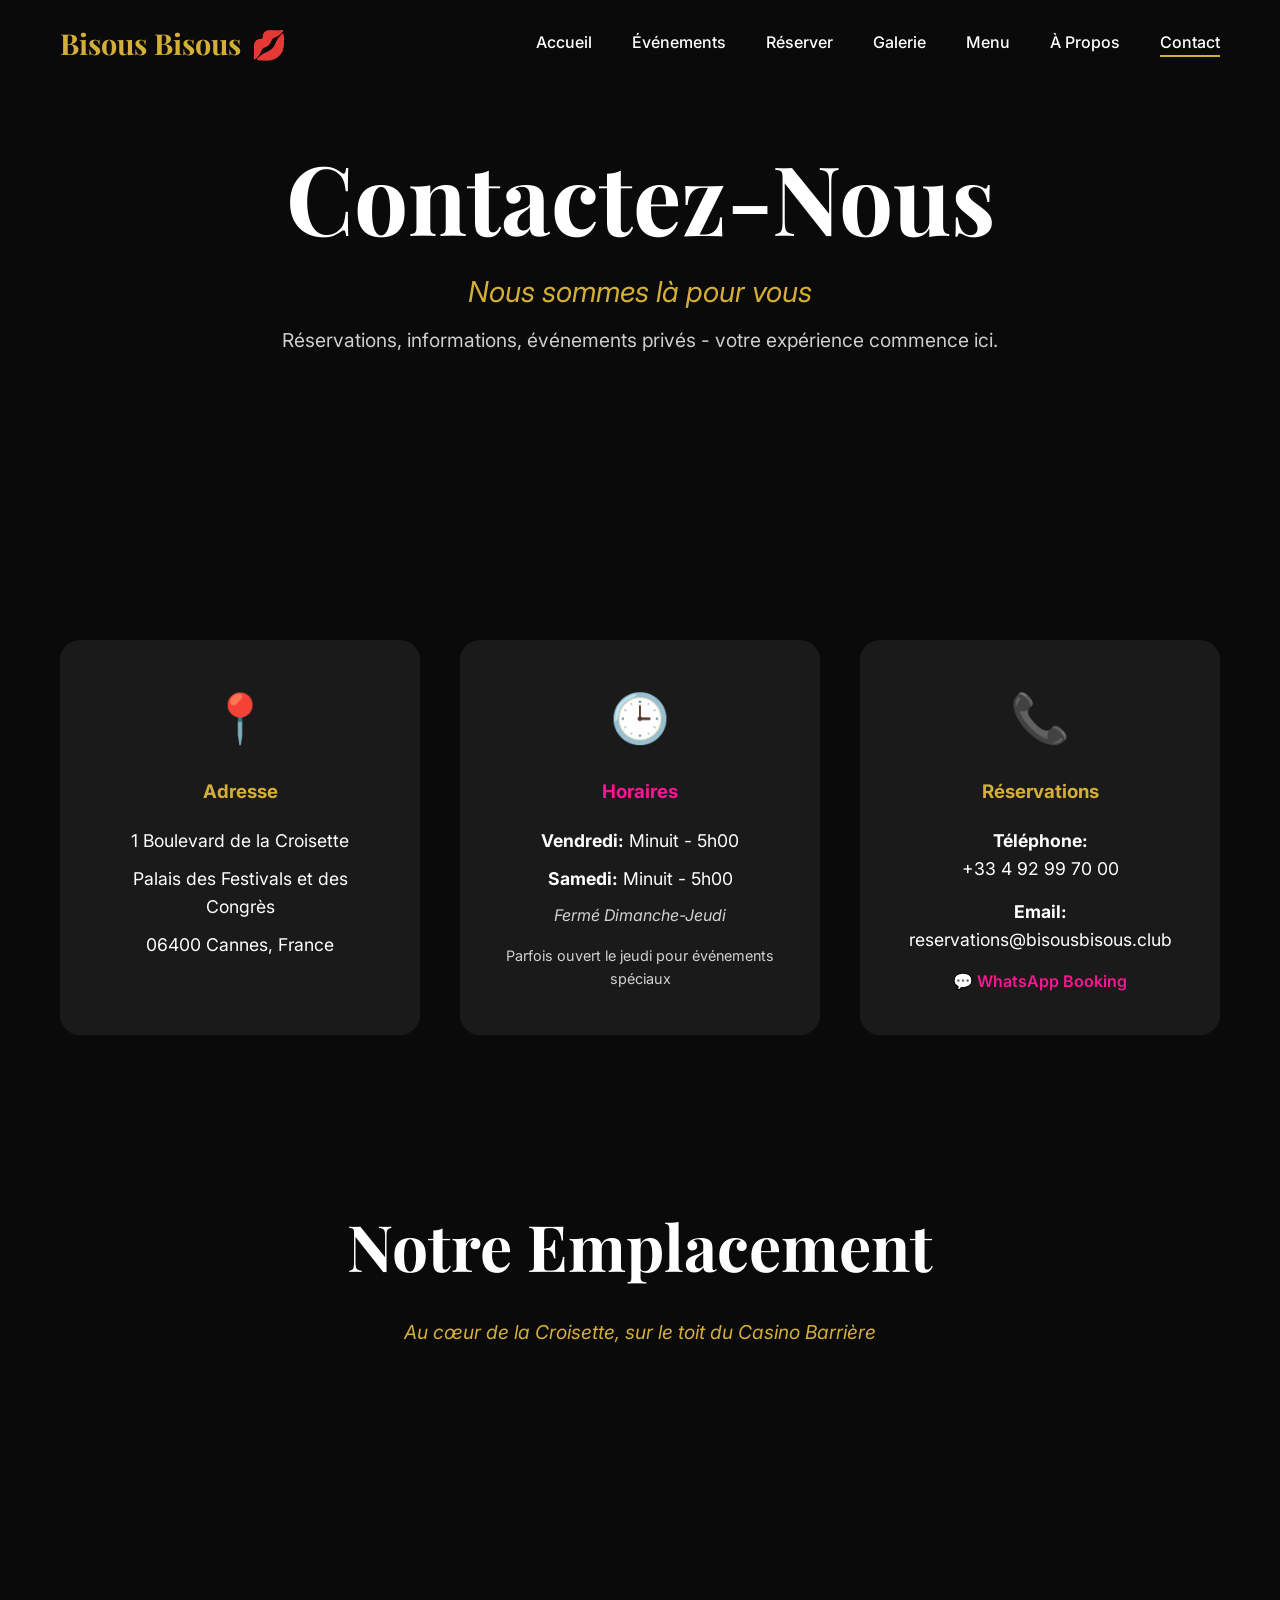
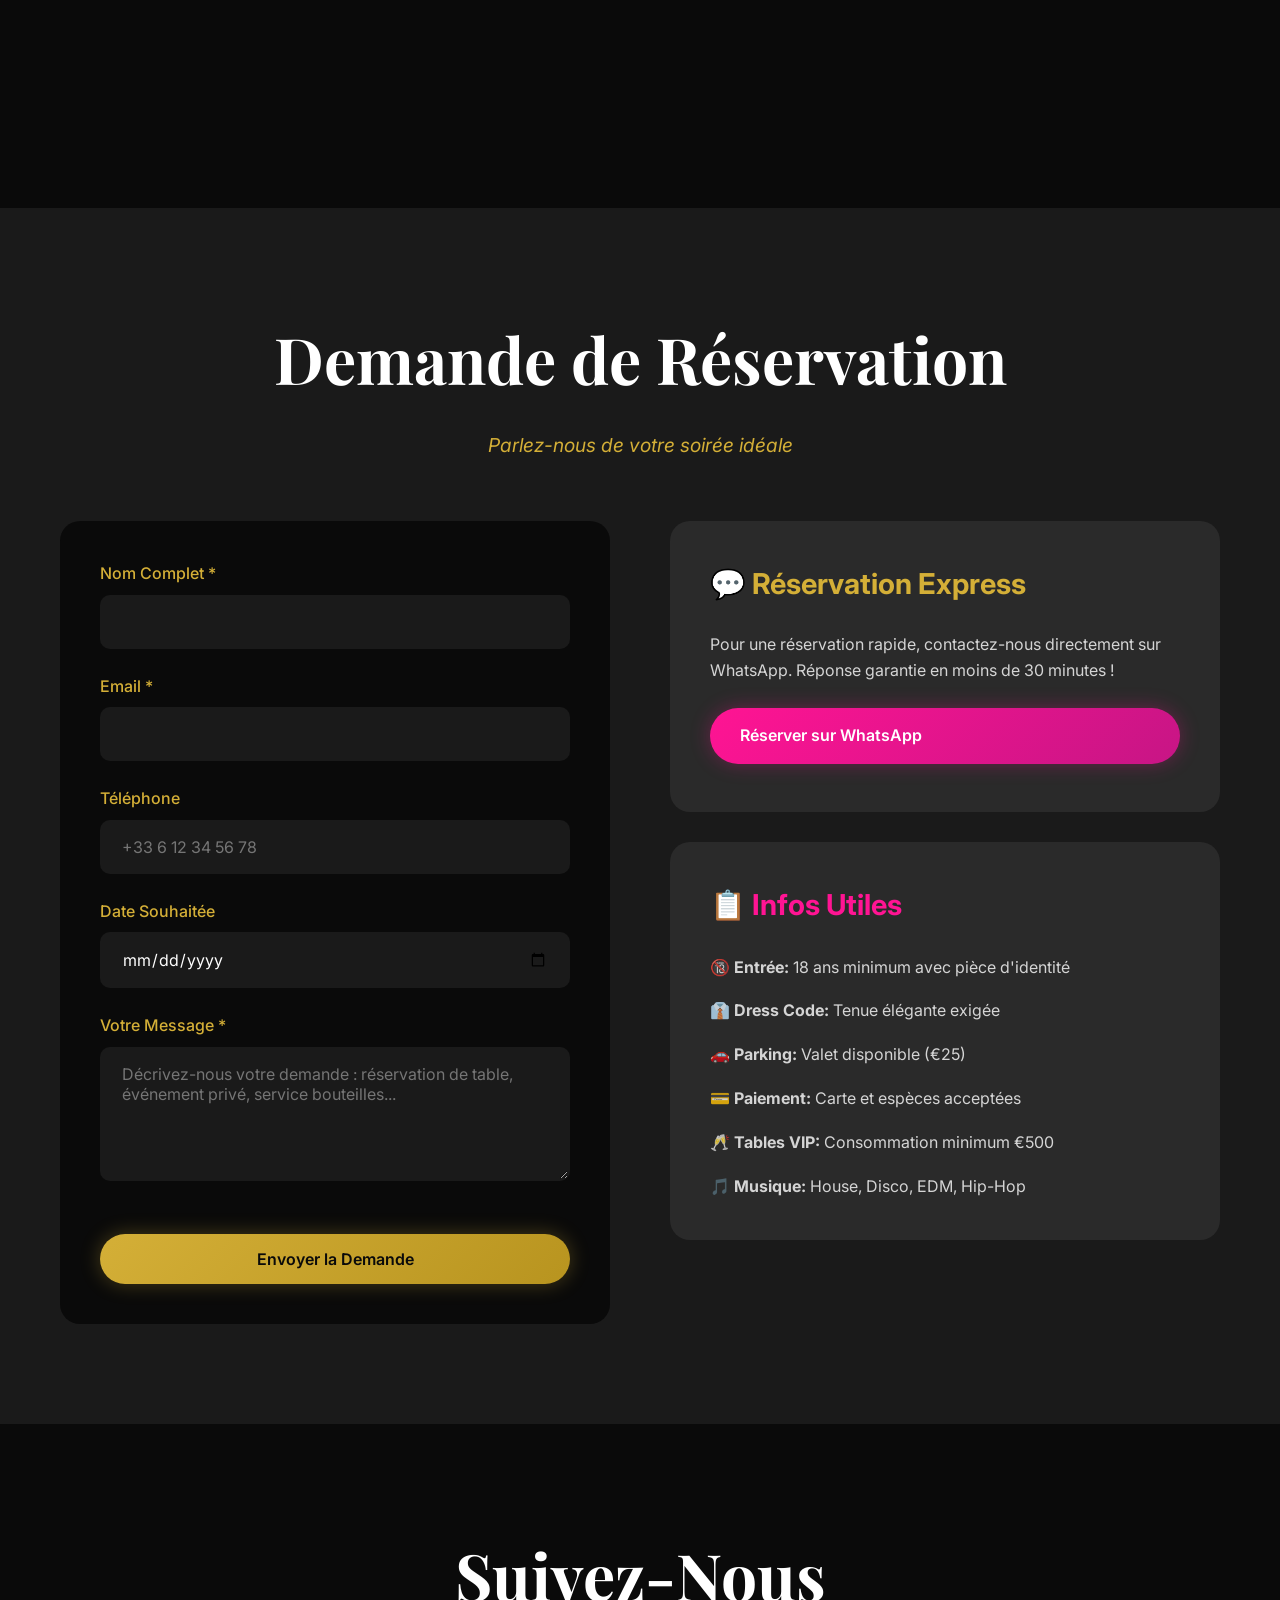
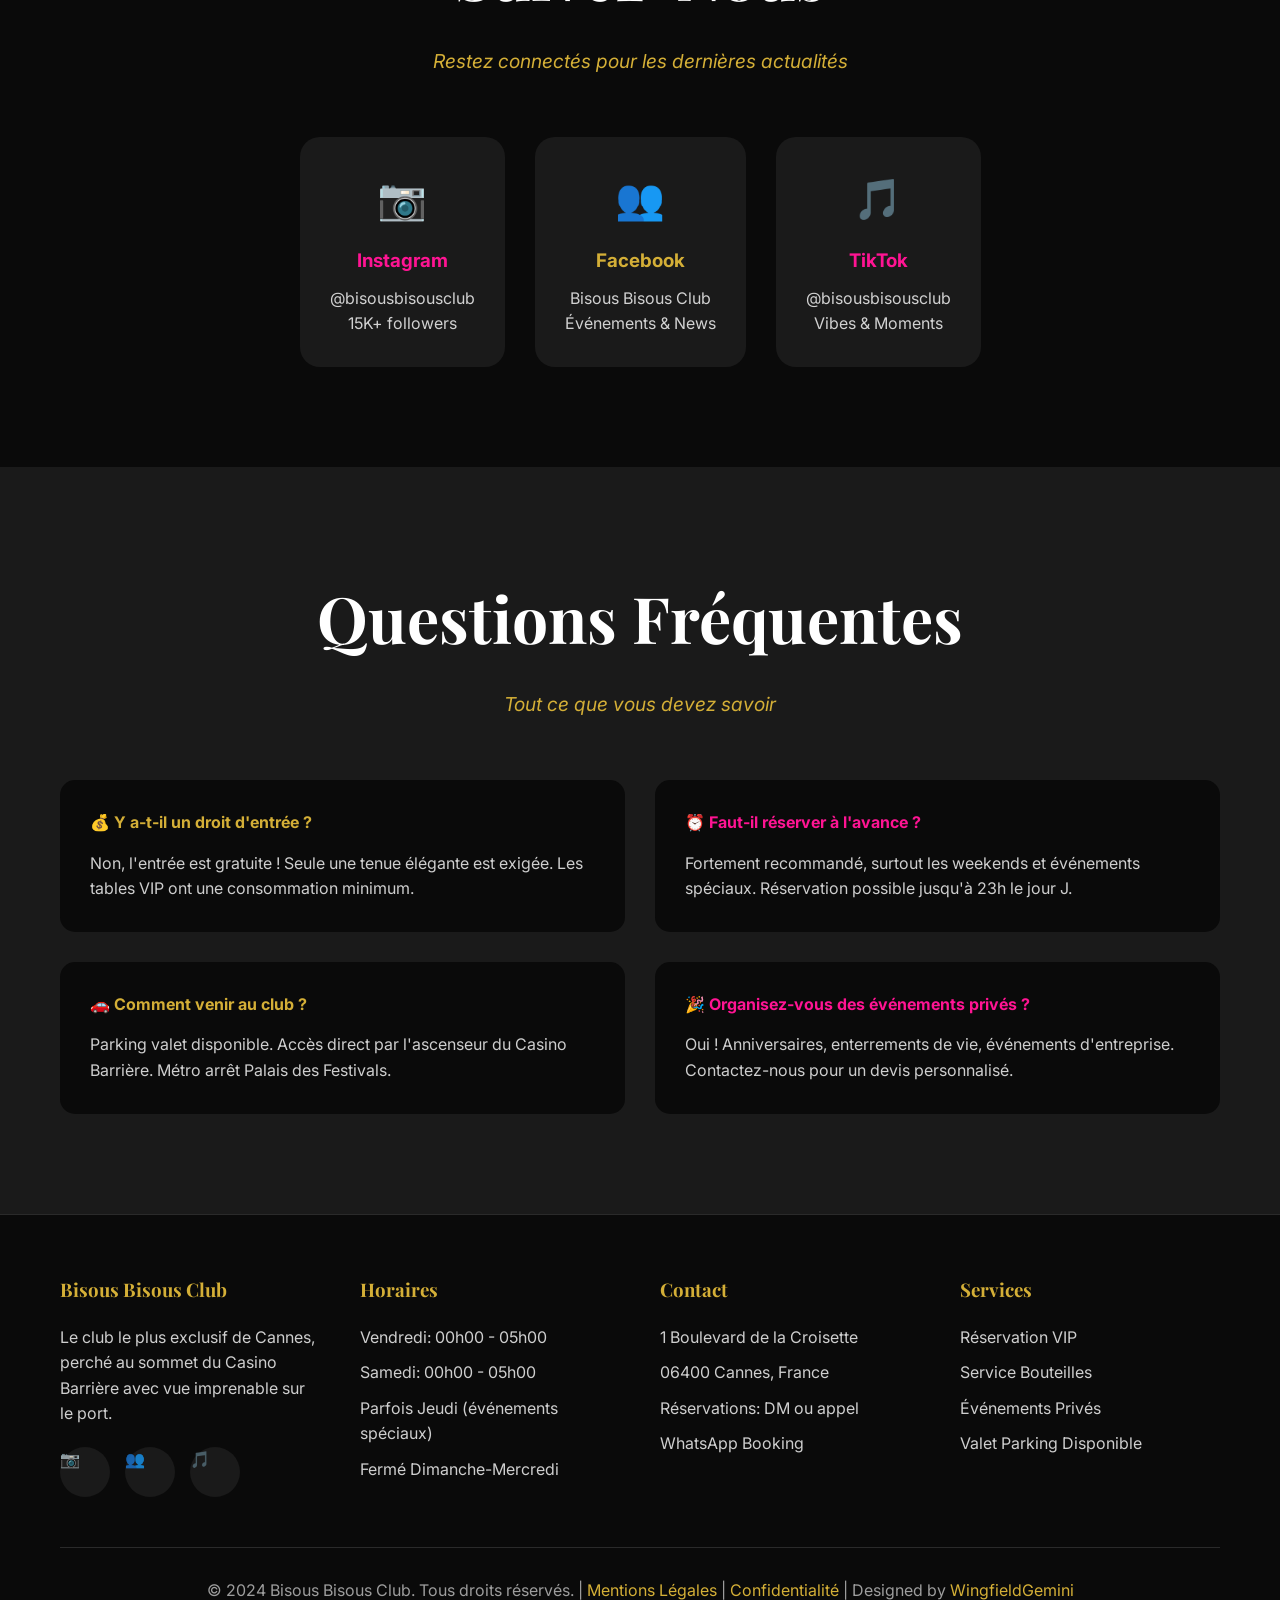
<file: contact.html>
<!DOCTYPE html>
<html lang="fr">
<head>
    <meta charset="UTF-8">
    <meta name="viewport" content="width=device-width, initial-scale=1.0">
    <title>Contact - Bisous Bisous Club Cannes | Réservations & Informations</title>
    
    <!-- Meta Tags -->
    <meta name="description" content="Contactez le Bisous Bisous Club à Cannes. Réservations, informations, adresse Palais des Festivals. WhatsApp, email et téléphone disponibles.">
    <meta name="keywords" content="contact bisous bisous, réservation cannes, palais des festivals, croisette contact, nightclub cannes contact">
    
    <!-- Favicon -->
    <link rel="icon" type="image/svg+xml" href="data:image/svg+xml,<svg xmlns='http://www.w3.org/2000/svg' viewBox='0 0 100 100'><text y='.9em' font-size='90'>💋</text></svg>">
    
    <!-- Stylesheets -->
    <link rel="stylesheet" href="styles.css">
</head>
<body>
    <!-- Loading Screen -->
    <div class="loading-screen">
        <div class="loading-logo">Contactez-Nous</div>
    </div>
    
    <!-- Navigation -->
    <nav class="navbar">
        <div class="nav-container">
            <a href="index.html" class="logo">Bisous Bisous</a>
            <ul class="nav-menu">
                <li><a href="index.html" class="nav-link">Accueil</a></li>
                <li><a href="events.html" class="nav-link">Événements</a></li>
                <li><a href="booking.html" class="nav-link">Réserver</a></li>
                <li><a href="gallery.html" class="nav-link">Galerie</a></li>
                <li><a href="menu.html" class="nav-link">Menu</a></li>
                <li><a href="about.html" class="nav-link">À Propos</a></li>
                <li><a href="contact.html" class="nav-link active">Contact</a></li>
            </ul>
            <button class="nav-toggle">
                <span></span>
                <span></span>
                <span></span>
            </button>
        </div>
    </nav>
    
    <!-- Hero Section -->
    <section class="hero" style="height: 60vh; background: linear-gradient(rgba(10, 10, 10, 0.7), rgba(10, 10, 10, 0.7)), url('https://images.unsplash.com/photo-1528495612343-9ca9f4a4de28?w=1920&h=1080&fit=crop') center/cover;">
        <div class="hero-content">
            <h1 class="hero-title">Contactez-Nous</h1>
            <p class="hero-subtitle">Nous sommes là pour vous</p>
            <p class="hero-description">Réservations, informations, événements privés - votre expérience commence ici.</p>
        </div>
    </section>
    
    <!-- Contact Information -->
    <section class="section">
        <div class="container">
            <div style="display: grid; grid-template-columns: repeat(auto-fit, minmax(300px, 1fr)); gap: 40px; margin-bottom: 60px;">
                <div class="fade-in" style="background: var(--gray); padding: 40px; border-radius: 20px; text-align: center;">
                    <div style="font-size: 3rem; margin-bottom: 20px; color: var(--gold);">📍</div>
                    <h3 style="color: var(--gold); margin-bottom: 20px;">Adresse</h3>
                    <p style="color: var(--white); font-size: 1.1rem; margin-bottom: 10px;">1 Boulevard de la Croisette</p>
                    <p style="color: var(--white); font-size: 1.1rem; margin-bottom: 10px;">Palais des Festivals et des Congrès</p>
                    <p style="color: var(--white); font-size: 1.1rem;">06400 Cannes, France</p>
                </div>
                
                <div class="fade-in" style="background: var(--gray); padding: 40px; border-radius: 20px; text-align: center;">
                    <div style="font-size: 3rem; margin-bottom: 20px; color: var(--pink);">🕒</div>
                    <h3 style="color: var(--pink); margin-bottom: 20px;">Horaires</h3>
                    <p style="color: var(--white); font-size: 1.1rem; margin-bottom: 10px;"><strong>Vendredi:</strong> Minuit - 5h00</p>
                    <p style="color: var(--white); font-size: 1.1rem; margin-bottom: 10px;"><strong>Samedi:</strong> Minuit - 5h00</p>
                    <p style="color: var(--text-light); font-style: italic;">Fermé Dimanche-Jeudi</p>
                    <p style="color: var(--text-light); font-size: 0.9rem; margin-top: 15px;">Parfois ouvert le jeudi pour événements spéciaux</p>
                </div>
                
                <div class="fade-in" style="background: var(--gray); padding: 40px; border-radius: 20px; text-align: center;">
                    <div style="font-size: 3rem; margin-bottom: 20px; color: var(--gold);">📞</div>
                    <h3 style="color: var(--gold); margin-bottom: 20px;">Réservations</h3>
                    <p style="color: var(--white); font-size: 1.1rem; margin-bottom: 15px;">
                        <strong>Téléphone:</strong><br>
                        +33 4 92 99 70 00
                    </p>
                    <p style="color: var(--white); font-size: 1.1rem; margin-bottom: 15px;">
                        <strong>Email:</strong><br>
                        reservations@bisousbisous.club
                    </p>
                    <a href="#" onclick="openWhatsApp()" style="color: var(--pink); text-decoration: none; font-weight: 600;">
                        💬 WhatsApp Booking
                    </a>
                </div>
            </div>
        </div>
    </section>
    
    <!-- Google Maps -->
    <section class="section" style="padding: 0;">
        <div class="container" style="padding: 0;">
            <div style="text-align: center; margin-bottom: 40px; padding: 0 20px;">
                <h2 class="section-title fade-in">Notre Emplacement</h2>
                <p class="section-subtitle fade-in">Au cœur de la Croisette, sur le toit du Casino Barrière</p>
            </div>
            
            <div class="fade-in" style="height: 400px; border-radius: 20px; overflow: hidden; margin: 0 20px;">
                <iframe 
                    src="https://www.google.com/maps/embed?pb=!1m18!1m12!1m3!1d2894.8583147159817!2d7.015196315747633!3d43.550847179124676!2m3!1f0!2f0!3f0!3m2!1i1024!2i768!4f13.1!3m3!1m2!1s0x12ce81c48b6b7e07%3A0x8e5b8e9b5f8d2a4b!2sPalais%20des%20Festivals%20et%20des%20Congr%C3%A8s!5e0!3m2!1sfr!2sfr!4v1645123456789!5m2!1sfr!2sfr"
                    width="100%" 
                    height="100%" 
                    style="border:0; border-radius: 20px;" 
                    allowfullscreen="" 
                    loading="lazy" 
                    referrerpolicy="no-referrer-when-downgrade">
                </iframe>
            </div>
        </div>
    </section>
    
    <!-- Contact Form -->
    <section class="section" style="background: var(--gray);">
        <div class="container">
            <h2 class="section-title fade-in">Demande de Réservation</h2>
            <p class="section-subtitle fade-in">Parlez-nous de votre soirée idéale</p>
            
            <div style="display: grid; grid-template-columns: repeat(auto-fit, minmax(500px, 1fr)); gap: 60px; margin-top: 60px; align-items: start;">
                <div class="slide-in-left">
                    <form id="contact-form" style="background: var(--black); padding: 40px; border-radius: 20px;">
                        <div class="form-group">
                            <label class="form-label" for="name">Nom Complet *</label>
                            <input type="text" id="name" name="name" class="form-input" required>
                        </div>
                        
                        <div class="form-group">
                            <label class="form-label" for="email">Email *</label>
                            <input type="email" id="email" name="email" class="form-input" required>
                        </div>
                        
                        <div class="form-group">
                            <label class="form-label" for="phone">Téléphone</label>
                            <input type="tel" id="phone" name="phone" class="form-input" placeholder="+33 6 12 34 56 78">
                        </div>
                        
                        <div class="form-group">
                            <label class="form-label" for="date">Date Souhaitée</label>
                            <input type="date" id="date" name="date" class="form-input">
                        </div>
                        
                        <div class="form-group">
                            <label class="form-label" for="message">Votre Message *</label>
                            <textarea id="message" name="message" class="form-textarea" rows="5" placeholder="Décrivez-nous votre demande : réservation de table, événement privé, service bouteilles..." required></textarea>
                        </div>
                        
                        <button type="submit" class="btn btn-primary" style="width: 100%; margin-top: 20px;">
                            Envoyer la Demande
                        </button>
                    </form>
                </div>
                
                <div class="slide-in-right">
                    <div style="background: var(--light-gray); padding: 40px; border-radius: 20px; margin-bottom: 30px;">
                        <h3 style="color: var(--gold); margin-bottom: 25px; font-size: 1.8rem;">💬 Réservation Express</h3>
                        <p style="color: var(--text-light); margin-bottom: 25px; line-height: 1.6;">
                            Pour une réservation rapide, contactez-nous directement sur WhatsApp. Réponse garantie en moins de 30 minutes !
                        </p>
                        <a href="#" onclick="openWhatsApp()" class="btn btn-pink btn-magnetic" style="width: 100%;">
                            Réserver sur WhatsApp
                        </a>
                    </div>
                    
                    <div style="background: var(--light-gray); padding: 40px; border-radius: 20px;">
                        <h3 style="color: var(--pink); margin-bottom: 25px; font-size: 1.8rem;">📋 Infos Utiles</h3>
                        <ul style="color: var(--text-light); line-height: 1.8; list-style: none; padding: 0;">
                            <li style="margin-bottom: 15px;">🔞 <strong>Entrée:</strong> 18 ans minimum avec pièce d'identité</li>
                            <li style="margin-bottom: 15px;">👔 <strong>Dress Code:</strong> Tenue élégante exigée</li>
                            <li style="margin-bottom: 15px;">🚗 <strong>Parking:</strong> Valet disponible (€25)</li>
                            <li style="margin-bottom: 15px;">💳 <strong>Paiement:</strong> Carte et espèces acceptées</li>
                            <li style="margin-bottom: 15px;">🥂 <strong>Tables VIP:</strong> Consommation minimum €500</li>
                            <li>🎵 <strong>Musique:</strong> House, Disco, EDM, Hip-Hop</li>
                        </ul>
                    </div>
                </div>
            </div>
        </div>
    </section>
    
    <!-- Social Media -->
    <section class="section">
        <div class="container" style="text-align: center;">
            <h2 class="section-title fade-in">Suivez-Nous</h2>
            <p class="section-subtitle fade-in">Restez connectés pour les dernières actualités</p>
            
            <div style="display: flex; justify-content: center; gap: 30px; margin-top: 40px; flex-wrap: wrap;">
                <a href="https://instagram.com/bisousbisousclub" target="_blank" class="fade-in" style="background: var(--gray); padding: 30px; border-radius: 20px; text-decoration: none; transition: var(--transition); display: block; min-width: 200px;">
                    <div style="font-size: 2.5rem; margin-bottom: 15px;">📷</div>
                    <h3 style="color: var(--pink); margin-bottom: 10px;">Instagram</h3>
                    <p style="color: var(--text-light);">@bisousbisousclub<br>15K+ followers</p>
                </a>
                
                <a href="https://facebook.com/bisousbisousclub" target="_blank" class="fade-in" style="background: var(--gray); padding: 30px; border-radius: 20px; text-decoration: none; transition: var(--transition); display: block; min-width: 200px;">
                    <div style="font-size: 2.5rem; margin-bottom: 15px;">👥</div>
                    <h3 style="color: var(--gold); margin-bottom: 10px;">Facebook</h3>
                    <p style="color: var(--text-light);">Bisous Bisous Club<br>Événements & News</p>
                </a>
                
                <a href="https://tiktok.com/@bisousbisousclub" target="_blank" class="fade-in" style="background: var(--gray); padding: 30px; border-radius: 20px; text-decoration: none; transition: var(--transition); display: block; min-width: 200px;">
                    <div style="font-size: 2.5rem; margin-bottom: 15px;">🎵</div>
                    <h3 style="color: var(--pink); margin-bottom: 10px;">TikTok</h3>
                    <p style="color: var(--text-light);">@bisousbisousclub<br>Vibes & Moments</p>
                </a>
            </div>
        </div>
    </section>
    
    <!-- FAQ Section -->
    <section class="section" style="background: var(--gray);">
        <div class="container">
            <h2 class="section-title fade-in">Questions Fréquentes</h2>
            <p class="section-subtitle fade-in">Tout ce que vous devez savoir</p>
            
            <div style="display: grid; grid-template-columns: repeat(auto-fit, minmax(400px, 1fr)); gap: 30px; margin-top: 60px;">
                <div class="fade-in" style="background: var(--black); padding: 30px; border-radius: 15px;">
                    <h4 style="color: var(--gold); margin-bottom: 15px;">💰 Y a-t-il un droit d'entrée ?</h4>
                    <p style="color: var(--text-light);">Non, l'entrée est gratuite ! Seule une tenue élégante est exigée. Les tables VIP ont une consommation minimum.</p>
                </div>
                
                <div class="fade-in" style="background: var(--black); padding: 30px; border-radius: 15px;">
                    <h4 style="color: var(--pink); margin-bottom: 15px;">⏰ Faut-il réserver à l'avance ?</h4>
                    <p style="color: var(--text-light);">Fortement recommandé, surtout les weekends et événements spéciaux. Réservation possible jusqu'à 23h le jour J.</p>
                </div>
                
                <div class="fade-in" style="background: var(--black); padding: 30px; border-radius: 15px;">
                    <h4 style="color: var(--gold); margin-bottom: 15px;">🚗 Comment venir au club ?</h4>
                    <p style="color: var(--text-light);">Parking valet disponible. Accès direct par l'ascenseur du Casino Barrière. Métro arrêt Palais des Festivals.</p>
                </div>
                
                <div class="fade-in" style="background: var(--black); padding: 30px; border-radius: 15px;">
                    <h4 style="color: var(--pink); margin-bottom: 15px;">🎉 Organisez-vous des événements privés ?</h4>
                    <p style="color: var(--text-light);">Oui ! Anniversaires, enterrements de vie, événements d'entreprise. Contactez-nous pour un devis personnalisé.</p>
                </div>
            </div>
        </div>
    </section>
    
    <!-- Footer -->
    <footer class="footer">
        <div class="container">
            <div class="footer-content">
                <div class="footer-section">
                    <h3>Bisous Bisous Club</h3>
                    <p>Le club le plus exclusif de Cannes, perché au sommet du Casino Barrière avec vue imprenable sur le port.</p>
                    <div class="social-links">
                        <a href="https://instagram.com/bisousbisousclub" class="social-link" target="_blank">📷</a>
                        <a href="https://facebook.com/bisousbisousclub" class="social-link" target="_blank">👥</a>
                        <a href="https://tiktok.com/@bisousbisousclub" class="social-link" target="_blank">🎵</a>
                    </div>
                </div>
                
                <div class="footer-section">
                    <h3>Horaires</h3>
                    <p>Vendredi: 00h00 - 05h00</p>
                    <p>Samedi: 00h00 - 05h00</p>
                    <p>Parfois Jeudi (événements spéciaux)</p>
                    <p>Fermé Dimanche-Mercredi</p>
                </div>
                
                <div class="footer-section">
                    <h3>Contact</h3>
                    <p>1 Boulevard de la Croisette</p>
                    <p>06400 Cannes, France</p>
                    <p>Réservations: DM ou appel</p>
                    <a href="#" onclick="openWhatsApp()">WhatsApp Booking</a>
                </div>
                
                <div class="footer-section">
                    <h3>Services</h3>
                    <a href="booking.html">Réservation VIP</a>
                    <a href="menu.html">Service Bouteilles</a>
                    <a href="events.html">Événements Privés</a>
                    <p>Valet Parking Disponible</p>
                </div>
            </div>
            
            <div class="footer-bottom">
                <p>&copy; 2024 Bisous Bisous Club. Tous droits réservés. | 
                <a href="#">Mentions Légales</a> | 
                <a href="#">Confidentialité</a> | 
                Designed by <a href="https://wingfieldgemini.github.io" target="_blank">WingfieldGemini</a></p>
            </div>
        </div>
    </footer>
    
    <!-- Scripts -->
    <script src="script.js"></script>
</body>
</html>
</file>
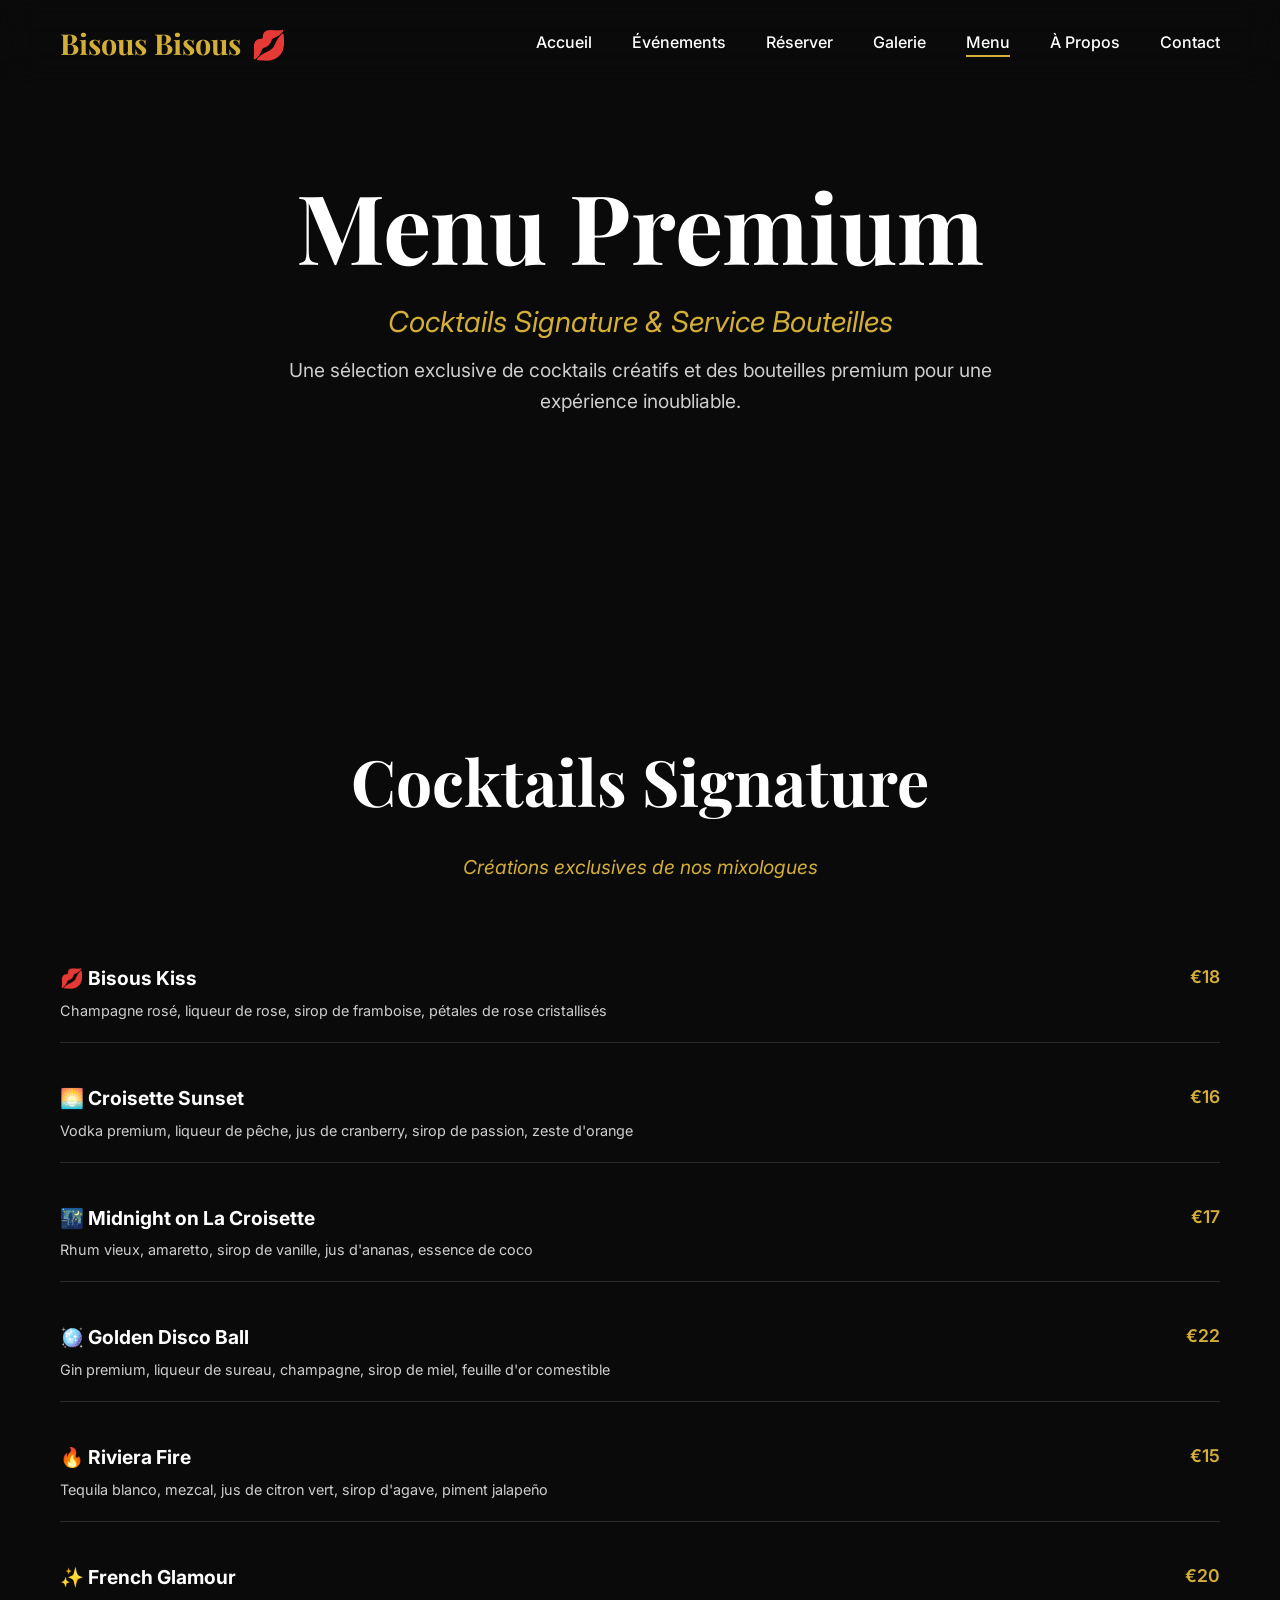
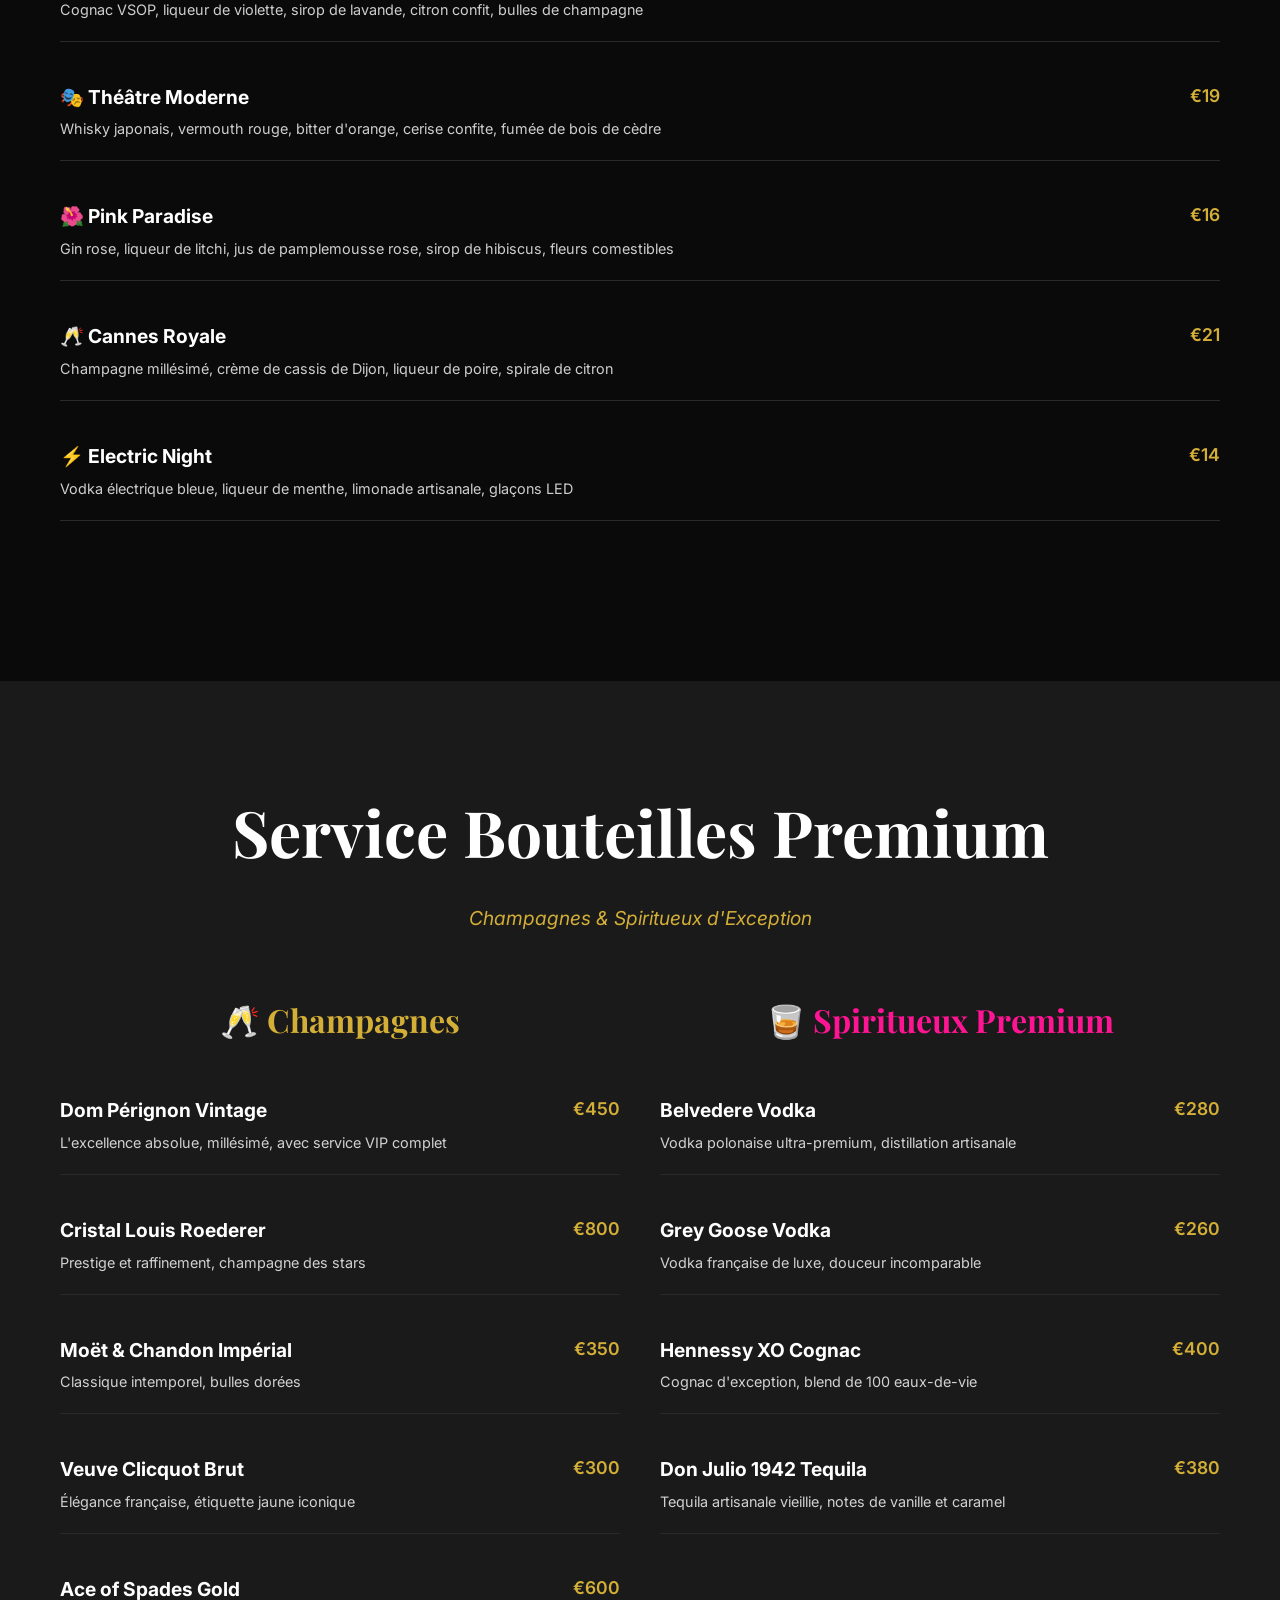
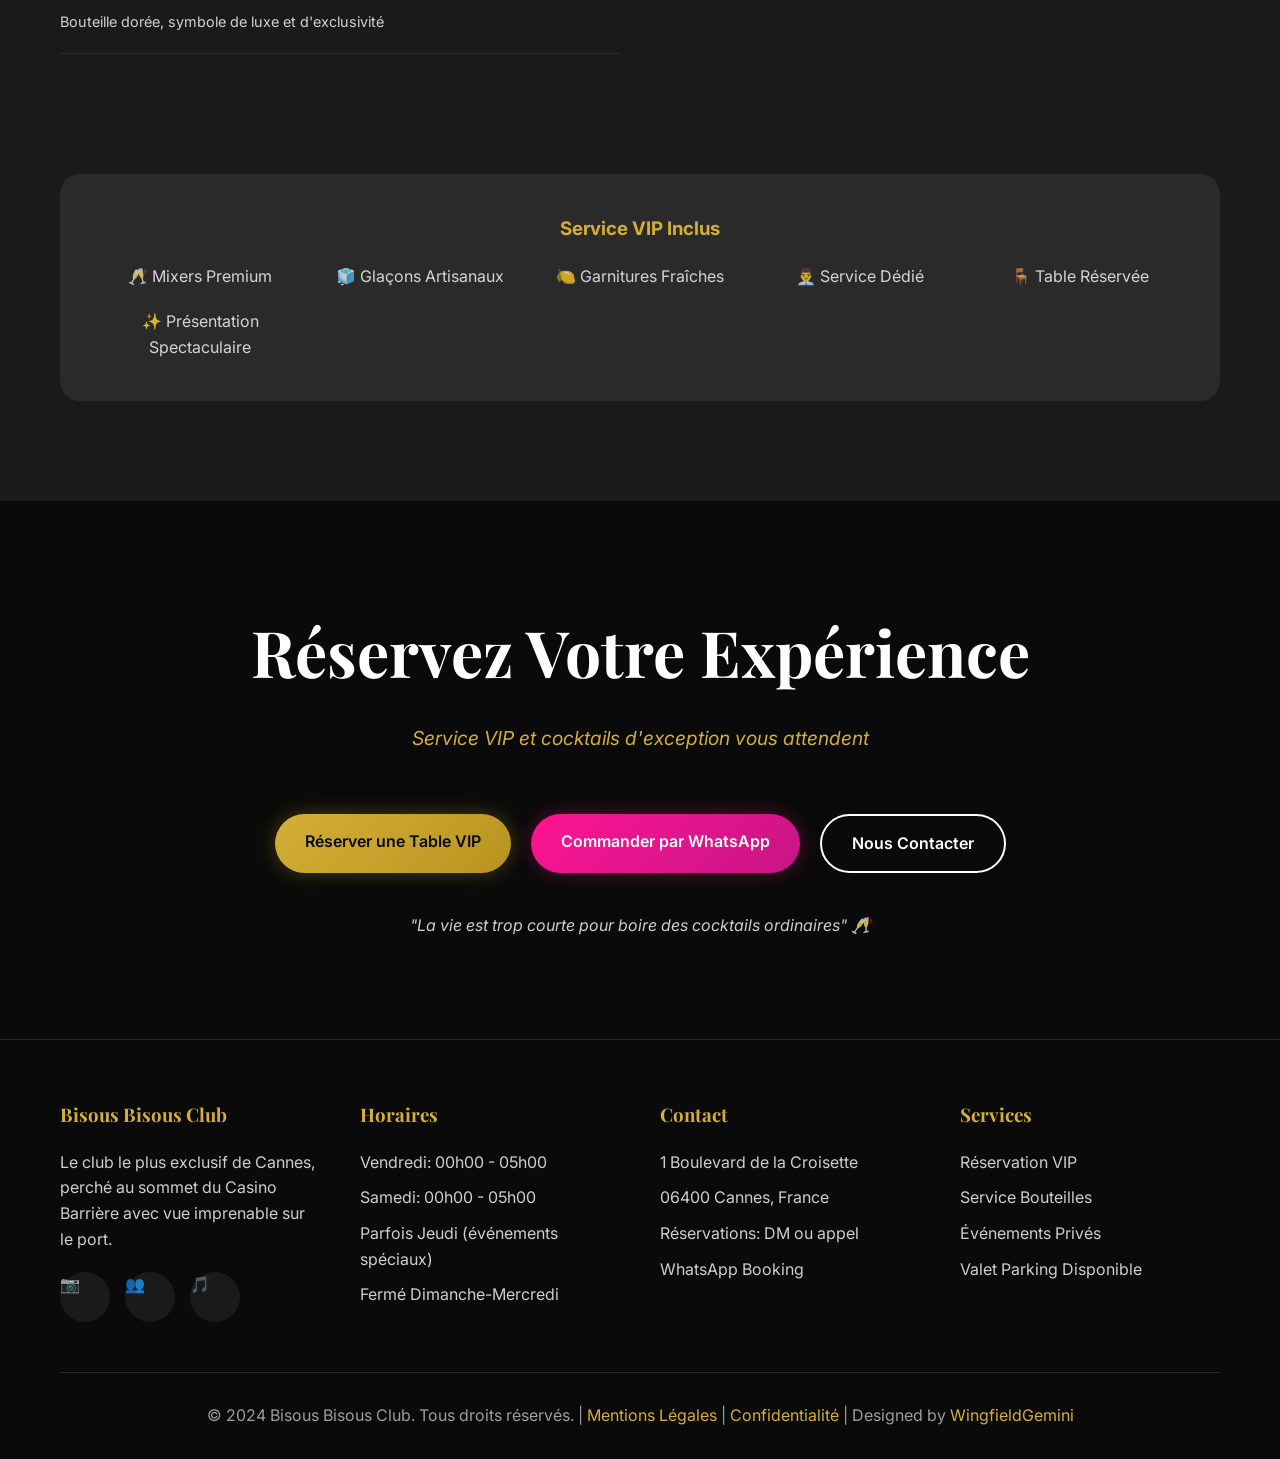
<file: menu.html>
<!DOCTYPE html>
<html lang="fr">
<head>
    <meta charset="UTF-8">
    <meta name="viewport" content="width=device-width, initial-scale=1.0">
    <title>Menu & Bouteilles - Bisous Bisous Club Cannes | Cocktails Premium & Service VIP</title>
    
    <!-- Meta Tags -->
    <meta name="description" content="Découvrez notre menu exclusif de cocktails signature et notre service de bouteilles premium. Dom Pérignon, Cristal, Hennessy XO et cocktails créatifs au Bisous Bisous Club Cannes.">
    <meta name="keywords" content="menu bisous bisous, cocktails cannes, service bouteilles, champagne cannes, dom perignon, cristal, nightclub menu">
    
    <!-- Favicon -->
    <link rel="icon" type="image/svg+xml" href="data:image/svg+xml,<svg xmlns='http://www.w3.org/2000/svg' viewBox='0 0 100 100'><text y='.9em' font-size='90'>💋</text></svg>">
    
    <!-- Stylesheets -->
    <link rel="stylesheet" href="styles.css">
</head>
<body>
    <!-- Loading Screen -->
    <div class="loading-screen">
        <div class="loading-logo">Menu Premium</div>
    </div>
    
    <!-- Navigation -->
    <nav class="navbar">
        <div class="nav-container">
            <a href="index.html" class="logo">Bisous Bisous</a>
            <ul class="nav-menu">
                <li><a href="index.html" class="nav-link">Accueil</a></li>
                <li><a href="events.html" class="nav-link">Événements</a></li>
                <li><a href="booking.html" class="nav-link">Réserver</a></li>
                <li><a href="gallery.html" class="nav-link">Galerie</a></li>
                <li><a href="menu.html" class="nav-link active">Menu</a></li>
                <li><a href="about.html" class="nav-link">À Propos</a></li>
                <li><a href="contact.html" class="nav-link">Contact</a></li>
            </ul>
            <button class="nav-toggle">
                <span></span>
                <span></span>
                <span></span>
            </button>
        </div>
    </nav>
    
    <!-- Hero Section -->
    <section class="hero" style="height: 70vh; background: linear-gradient(rgba(10, 10, 10, 0.7), rgba(10, 10, 10, 0.7)), url('https://images.unsplash.com/photo-1492684223f02-aead18e6bda?w=1920&h=1080&fit=crop') center/cover;">
        <div class="hero-content">
            <h1 class="hero-title">Menu Premium</h1>
            <p class="hero-subtitle">Cocktails Signature & Service Bouteilles</p>
            <p class="hero-description">Une sélection exclusive de cocktails créatifs et des bouteilles premium pour une expérience inoubliable.</p>
        </div>
    </section>
    
    <!-- Signature Cocktails -->
    <section class="section">
        <div class="container">
            <h2 class="section-title fade-in">Cocktails Signature</h2>
            <p class="section-subtitle fade-in">Créations exclusives de nos mixologues</p>
            
            <div class="menu-category fade-in">
                <div class="menu-items">
                    <div class="menu-item slide-in-left">
                        <div class="menu-item-info">
                            <h4>💋 Bisous Kiss</h4>
                            <p class="menu-item-description">Champagne rosé, liqueur de rose, sirop de framboise, pétales de rose cristallisés</p>
                        </div>
                        <div class="menu-item-price">€18</div>
                    </div>
                    
                    <div class="menu-item slide-in-right">
                        <div class="menu-item-info">
                            <h4>🌅 Croisette Sunset</h4>
                            <p class="menu-item-description">Vodka premium, liqueur de pêche, jus de cranberry, sirop de passion, zeste d'orange</p>
                        </div>
                        <div class="menu-item-price">€16</div>
                    </div>
                    
                    <div class="menu-item slide-in-left">
                        <div class="menu-item-info">
                            <h4>🌃 Midnight on La Croisette</h4>
                            <p class="menu-item-description">Rhum vieux, amaretto, sirop de vanille, jus d'ananas, essence de coco</p>
                        </div>
                        <div class="menu-item-price">€17</div>
                    </div>
                    
                    <div class="menu-item slide-in-right">
                        <div class="menu-item-info">
                            <h4>🪩 Golden Disco Ball</h4>
                            <p class="menu-item-description">Gin premium, liqueur de sureau, champagne, sirop de miel, feuille d'or comestible</p>
                        </div>
                        <div class="menu-item-price">€22</div>
                    </div>
                    
                    <div class="menu-item slide-in-left">
                        <div class="menu-item-info">
                            <h4>🔥 Riviera Fire</h4>
                            <p class="menu-item-description">Tequila blanco, mezcal, jus de citron vert, sirop d'agave, piment jalapeño</p>
                        </div>
                        <div class="menu-item-price">€15</div>
                    </div>
                    
                    <div class="menu-item slide-in-right">
                        <div class="menu-item-info">
                            <h4>✨ French Glamour</h4>
                            <p class="menu-item-description">Cognac VSOP, liqueur de violette, sirop de lavande, citron confit, bulles de champagne</p>
                        </div>
                        <div class="menu-item-price">€20</div>
                    </div>
                    
                    <div class="menu-item slide-in-left">
                        <div class="menu-item-info">
                            <h4>🎭 Théâtre Moderne</h4>
                            <p class="menu-item-description">Whisky japonais, vermouth rouge, bitter d'orange, cerise confite, fumée de bois de cèdre</p>
                        </div>
                        <div class="menu-item-price">€19</div>
                    </div>
                    
                    <div class="menu-item slide-in-right">
                        <div class="menu-item-info">
                            <h4>🌺 Pink Paradise</h4>
                            <p class="menu-item-description">Gin rose, liqueur de litchi, jus de pamplemousse rose, sirop de hibiscus, fleurs comestibles</p>
                        </div>
                        <div class="menu-item-price">€16</div>
                    </div>
                    
                    <div class="menu-item slide-in-left">
                        <div class="menu-item-info">
                            <h4>🥂 Cannes Royale</h4>
                            <p class="menu-item-description">Champagne millésimé, crème de cassis de Dijon, liqueur de poire, spirale de citron</p>
                        </div>
                        <div class="menu-item-price">€21</div>
                    </div>
                    
                    <div class="menu-item slide-in-right">
                        <div class="menu-item-info">
                            <h4>⚡ Electric Night</h4>
                            <p class="menu-item-description">Vodka électrique bleue, liqueur de menthe, limonade artisanale, glaçons LED</p>
                        </div>
                        <div class="menu-item-price">€14</div>
                    </div>
                </div>
            </div>
        </div>
    </section>
    
    <!-- Bottle Service -->
    <section class="section" style="background: var(--gray);">
        <div class="container">
            <h2 class="section-title fade-in">Service Bouteilles Premium</h2>
            <p class="section-subtitle fade-in">Champagnes & Spiritueux d'Exception</p>
            
            <div style="display: grid; grid-template-columns: repeat(auto-fit, minmax(350px, 1fr)); gap: 40px; margin-top: 60px;">
                <!-- Champagnes -->
                <div class="menu-category fade-in">
                    <h3 style="color: var(--gold); margin-bottom: 30px;">🥂 Champagnes</h3>
                    <div class="menu-items">
                        <div class="menu-item">
                            <div class="menu-item-info">
                                <h4>Dom Pérignon Vintage</h4>
                                <p class="menu-item-description">L'excellence absolue, millésimé, avec service VIP complet</p>
                            </div>
                            <div class="menu-item-price">€450</div>
                        </div>
                        
                        <div class="menu-item">
                            <div class="menu-item-info">
                                <h4>Cristal Louis Roederer</h4>
                                <p class="menu-item-description">Prestige et raffinement, champagne des stars</p>
                            </div>
                            <div class="menu-item-price">€800</div>
                        </div>
                        
                        <div class="menu-item">
                            <div class="menu-item-info">
                                <h4>Moët & Chandon Impérial</h4>
                                <p class="menu-item-description">Classique intemporel, bulles dorées</p>
                            </div>
                            <div class="menu-item-price">€350</div>
                        </div>
                        
                        <div class="menu-item">
                            <div class="menu-item-info">
                                <h4>Veuve Clicquot Brut</h4>
                                <p class="menu-item-description">Élégance française, étiquette jaune iconique</p>
                            </div>
                            <div class="menu-item-price">€300</div>
                        </div>
                        
                        <div class="menu-item">
                            <div class="menu-item-info">
                                <h4>Ace of Spades Gold</h4>
                                <p class="menu-item-description">Bouteille dorée, symbole de luxe et d'exclusivité</p>
                            </div>
                            <div class="menu-item-price">€600</div>
                        </div>
                    </div>
                </div>
                
                <!-- Spiritueux -->
                <div class="menu-category fade-in">
                    <h3 style="color: var(--pink); margin-bottom: 30px;">🥃 Spiritueux Premium</h3>
                    <div class="menu-items">
                        <div class="menu-item">
                            <div class="menu-item-info">
                                <h4>Belvedere Vodka</h4>
                                <p class="menu-item-description">Vodka polonaise ultra-premium, distillation artisanale</p>
                            </div>
                            <div class="menu-item-price">€280</div>
                        </div>
                        
                        <div class="menu-item">
                            <div class="menu-item-info">
                                <h4>Grey Goose Vodka</h4>
                                <p class="menu-item-description">Vodka française de luxe, douceur incomparable</p>
                            </div>
                            <div class="menu-item-price">€260</div>
                        </div>
                        
                        <div class="menu-item">
                            <div class="menu-item-info">
                                <h4>Hennessy XO Cognac</h4>
                                <p class="menu-item-description">Cognac d'exception, blend de 100 eaux-de-vie</p>
                            </div>
                            <div class="menu-item-price">€400</div>
                        </div>
                        
                        <div class="menu-item">
                            <div class="menu-item-info">
                                <h4>Don Julio 1942 Tequila</h4>
                                <p class="menu-item-description">Tequila artisanale vieillie, notes de vanille et caramel</p>
                            </div>
                            <div class="menu-item-price">€380</div>
                        </div>
                    </div>
                </div>
            </div>
            
            <div style="text-align: center; margin-top: 60px; padding: 40px; background: var(--light-gray); border-radius: 20px;" class="fade-in">
                <h3 style="color: var(--gold); margin-bottom: 20px;">Service VIP Inclus</h3>
                <div style="display: grid; grid-template-columns: repeat(auto-fit, minmax(200px, 1fr)); gap: 20px; color: var(--text-light);">
                    <div>🥂 Mixers Premium</div>
                    <div>🧊 Glaçons Artisanaux</div>
                    <div>🍋 Garnitures Fraîches</div>
                    <div>👨‍💼 Service Dédié</div>
                    <div>🪑 Table Réservée</div>
                    <div>✨ Présentation Spectaculaire</div>
                </div>
            </div>
        </div>
    </section>
    
    <!-- CTA Section -->
    <section class="section">
        <div class="container" style="text-align: center;">
            <h2 class="section-title fade-in">Réservez Votre Expérience</h2>
            <p class="section-subtitle fade-in">Service VIP et cocktails d'exception vous attendent</p>
            
            <div style="display: flex; gap: 20px; justify-content: center; flex-wrap: wrap; margin-top: 40px;">
                <a href="booking.html" class="btn btn-primary btn-magnetic">Réserver une Table VIP</a>
                <a href="#" onclick="openWhatsApp()" class="btn btn-pink btn-magnetic">Commander par WhatsApp</a>
                <a href="contact.html" class="btn btn-secondary btn-magnetic">Nous Contacter</a>
            </div>
            
            <div style="margin-top: 40px; color: var(--text-light); font-style: italic;">
                <p>"La vie est trop courte pour boire des cocktails ordinaires" 🥂</p>
            </div>
        </div>
    </section>
    
    <!-- Footer -->
    <footer class="footer">
        <div class="container">
            <div class="footer-content">
                <div class="footer-section">
                    <h3>Bisous Bisous Club</h3>
                    <p>Le club le plus exclusif de Cannes, perché au sommet du Casino Barrière avec vue imprenable sur le port.</p>
                    <div class="social-links">
                        <a href="https://instagram.com/bisousbisousclub" class="social-link" target="_blank">📷</a>
                        <a href="https://facebook.com/bisousbisousclub" class="social-link" target="_blank">👥</a>
                        <a href="https://tiktok.com/@bisousbisousclub" class="social-link" target="_blank">🎵</a>
                    </div>
                </div>
                
                <div class="footer-section">
                    <h3>Horaires</h3>
                    <p>Vendredi: 00h00 - 05h00</p>
                    <p>Samedi: 00h00 - 05h00</p>
                    <p>Parfois Jeudi (événements spéciaux)</p>
                    <p>Fermé Dimanche-Mercredi</p>
                </div>
                
                <div class="footer-section">
                    <h3>Contact</h3>
                    <p>1 Boulevard de la Croisette</p>
                    <p>06400 Cannes, France</p>
                    <p>Réservations: DM ou appel</p>
                    <a href="#" onclick="openWhatsApp()">WhatsApp Booking</a>
                </div>
                
                <div class="footer-section">
                    <h3>Services</h3>
                    <a href="booking.html">Réservation VIP</a>
                    <a href="menu.html">Service Bouteilles</a>
                    <a href="events.html">Événements Privés</a>
                    <p>Valet Parking Disponible</p>
                </div>
            </div>
            
            <div class="footer-bottom">
                <p>&copy; 2024 Bisous Bisous Club. Tous droits réservés. | 
                <a href="#">Mentions Légales</a> | 
                <a href="#">Confidentialité</a> | 
                Designed by <a href="https://wingfieldgemini.github.io" target="_blank">WingfieldGemini</a></p>
            </div>
        </div>
    </footer>
    
    <!-- Scripts -->
    <script src="script.js"></script>
</body>
</html>
</file>
<file: styles.css>
@import url('https://fonts.googleapis.com/css2?family=Playfair+Display:ital,wght@0,400;0,500;0,600;0,700;1,400&family=Inter:wght@300;400;500;600;700&family=Poppins:wght@300;400;500;600;700&display=swap');

/* CSS Custom Properties */
:root {
  --black: #0A0A0A;
  --gold: #D4AF37;
  --pink: #FF1493;
  --red: #DC143C;
  --white: #FFFFFF;
  --gray: #1A1A1A;
  --light-gray: #2A2A2A;
  --text-light: rgba(255, 255, 255, 0.8);
  --text-muted: rgba(255, 255, 255, 0.6);
  
  --font-heading: 'Playfair Display', serif;
  --font-body: 'Inter', sans-serif;
  --font-alt: 'Poppins', sans-serif;
  
  --transition: all 0.3s cubic-bezier(0.4, 0, 0.2, 1);
  --transition-slow: all 0.6s cubic-bezier(0.4, 0, 0.2, 1);
  --shadow-glow: 0 0 20px rgba(212, 175, 55, 0.3);
  --shadow-pink: 0 0 20px rgba(255, 20, 147, 0.3);
}

/* Reset & Base Styles */
* {
  margin: 0;
  padding: 0;
  box-sizing: border-box;
}

html {
  font-size: 16px;
  scroll-behavior: smooth;
}

body {
  font-family: var(--font-body);
  background: var(--black);
  color: var(--white);
  line-height: 1.6;
  overflow-x: hidden;
}

/* Custom Cursor - REMOVED */

/* Loading Screen */
.loading-screen {
  position: fixed;
  top: 0;
  left: 0;
  width: 100%;
  height: 100%;
  background: var(--black);
  display: flex;
  justify-content: center;
  align-items: center;
  z-index: 10000;
  transition: opacity 0.8s ease, visibility 0.8s ease;
  pointer-events: none;
}

.loading-screen.hidden {
  opacity: 0;
  visibility: hidden;
  pointer-events: none;
}

.loading-logo {
  font-family: var(--font-heading);
  font-size: 3rem;
  font-weight: 700;
  color: var(--gold);
  position: relative;
  animation: pulse 2s ease-in-out infinite;
}

.loading-logo::after {
  content: '💋';
  position: absolute;
  right: -50px;
  top: 0;
  animation: spin 2s linear infinite;
}

@keyframes pulse {
  0%, 100% { opacity: 1; transform: scale(1); }
  50% { opacity: 0.7; transform: scale(1.05); }
}

@keyframes spin {
  from { transform: rotate(0deg); }
  to { transform: rotate(360deg); }
}

/* Scroll Progress */
.scroll-progress {
  position: fixed;
  top: 0;
  left: 0;
  width: 0;
  height: 3px;
  background: linear-gradient(90deg, var(--gold), var(--pink));
  z-index: 9999;
  transition: width 0.1s ease;
}

/* Navigation */
.navbar {
  position: fixed;
  top: 0;
  left: 0;
  right: 0;
  z-index: 1000;
  padding: 20px 0;
  background: rgba(10, 10, 10, 0.9);
  backdrop-filter: blur(20px);
  transition: var(--transition);
}

.navbar.scrolled {
  background: rgba(10, 10, 10, 0.95);
  padding: 15px 0;
}

.nav-container {
  max-width: 1200px;
  margin: 0 auto;
  padding: 0 20px;
  display: flex;
  justify-content: space-between;
  align-items: center;
}

.logo {
  font-family: var(--font-heading);
  font-size: 1.8rem;
  font-weight: 700;
  color: var(--gold);
  text-decoration: none;
  position: relative;
}

.logo::after {
  content: '💋';
  margin-left: 10px;
  animation: float 3s ease-in-out infinite;
}

@keyframes float {
  0%, 100% { transform: translateY(0px); }
  50% { transform: translateY(-5px); }
}

.nav-menu {
  display: flex;
  list-style: none;
  gap: 40px;
}

.nav-link {
  color: var(--white);
  text-decoration: none;
  font-weight: 500;
  position: relative;
  transition: var(--transition);
}

.nav-link:hover {
  color: var(--gold);
}

.nav-link::after {
  content: '';
  position: absolute;
  bottom: -5px;
  left: 0;
  width: 0;
  height: 2px;
  background: var(--gold);
  transition: width 0.3s ease;
}

.nav-link:hover::after,
.nav-link.active::after {
  width: 100%;
}

/* Mobile Navigation */
.nav-toggle {
  display: none;
  flex-direction: column;
  cursor: pointer;
  padding: 10px;
  background: none;
  border: none;
}

.nav-toggle span {
  width: 25px;
  height: 3px;
  background: var(--white);
  margin: 3px 0;
  transition: var(--transition);
}

.nav-toggle.active span:nth-child(1) {
  transform: rotate(45deg) translate(9px, 9px);
}

.nav-toggle.active span:nth-child(2) {
  opacity: 0;
}

.nav-toggle.active span:nth-child(3) {
  transform: rotate(-45deg) translate(8px, -8px);
}

@media (max-width: 768px) {
  .nav-toggle {
    display: flex;
  }
  
  .nav-menu {
    position: fixed;
    top: 0;
    right: -100%;
    width: 100%;
    height: 100vh;
    background: var(--black);
    flex-direction: column;
    justify-content: center;
    align-items: center;
    gap: 30px;
    transition: right 0.3s ease;
  }
  
  .nav-menu.active {
    right: 0;
  }
  
  .nav-link {
    font-size: 1.5rem;
  }
}

/* Hero Section */
.hero {
  height: 100vh;
  position: relative;
  overflow: hidden;
  display: flex;
  align-items: center;
  justify-content: center;
}

.hero-video {
  position: absolute;
  top: 0;
  left: 0;
  width: 100%;
  height: 100%;
  object-fit: cover;
  z-index: -2;
}

.hero-overlay {
  position: absolute;
  top: 0;
  left: 0;
  width: 100%;
  height: 100%;
  background: linear-gradient(
    45deg,
    rgba(10, 10, 10, 0.4) 0%,
    rgba(10, 10, 10, 0.2) 50%,
    rgba(10, 10, 10, 0.4) 100%
  );
  z-index: -1;
}

.hero-content {
  text-align: center;
  max-width: 800px;
  padding: 0 20px;
  z-index: 1;
}

.hero-title {
  font-family: var(--font-heading);
  font-size: clamp(3rem, 8vw, 6rem);
  font-weight: 700;
  color: var(--white);
  margin-bottom: 20px;
  line-height: 1.1;
  opacity: 0;
  transform: translateY(50px);
  animation: fadeInUp 1s ease 0.5s forwards;
}

.hero-subtitle {
  font-size: clamp(1.2rem, 3vw, 1.8rem);
  color: var(--gold);
  margin-bottom: 10px;
  font-style: italic;
  opacity: 0;
  transform: translateY(30px);
  animation: fadeInUp 1s ease 0.8s forwards;
}

.hero-description {
  font-size: clamp(1rem, 2vw, 1.2rem);
  color: var(--text-light);
  margin-bottom: 40px;
  opacity: 0;
  transform: translateY(30px);
  animation: fadeInUp 1s ease 1.1s forwards;
}

.hero-cta {
  display: inline-flex;
  gap: 20px;
  opacity: 0;
  transform: translateY(30px);
  animation: fadeInUp 1s ease 1.4s forwards;
}

@keyframes fadeInUp {
  to {
    opacity: 1;
    transform: translateY(0);
  }
}

/* Buttons */
.btn {
  display: inline-block;
  padding: 15px 30px;
  text-decoration: none;
  font-weight: 600;
  border-radius: 50px;
  transition: var(--transition);
  position: relative;
  overflow: hidden;
  border: none;
  cursor: pointer;
  font-family: var(--font-body);
  font-size: 1rem;
}

.btn-primary {
  background: linear-gradient(135deg, var(--gold), #B8941F);
  color: var(--black);
  box-shadow: var(--shadow-glow);
}

.btn-primary:hover {
  transform: translateY(-3px);
  box-shadow: 0 10px 30px rgba(212, 175, 55, 0.4);
}

.btn-secondary {
  background: transparent;
  color: var(--white);
  border: 2px solid var(--white);
}

.btn-secondary:hover {
  background: var(--white);
  color: var(--black);
  transform: translateY(-3px);
}

.btn-pink {
  background: linear-gradient(135deg, var(--pink), #C71585);
  color: var(--white);
  box-shadow: var(--shadow-pink);
}

.btn-pink:hover {
  transform: translateY(-3px);
  box-shadow: 0 10px 30px rgba(255, 20, 147, 0.4);
}

/* Magnetic Button Effect */
.btn-magnetic {
  transition: transform 0.3s ease;
}

/* WebGL/Three.js Canvas */
#disco-canvas {
  position: absolute;
  top: 0;
  left: 0;
  width: 100%;
  height: 100%;
  pointer-events: none;
  z-index: 0;
}

/* Sections */
.section {
  padding: 100px 0;
  position: relative;
}

.container {
  max-width: 1200px;
  margin: 0 auto;
  padding: 0 20px;
}

.section-title {
  font-family: var(--font-heading);
  font-size: clamp(2.5rem, 5vw, 4rem);
  font-weight: 700;
  text-align: center;
  margin-bottom: 20px;
  color: var(--white);
}

.section-subtitle {
  font-size: 1.2rem;
  text-align: center;
  color: var(--gold);
  margin-bottom: 60px;
  font-style: italic;
}

/* Stats Counter */
.stats {
  display: grid;
  grid-template-columns: repeat(auto-fit, minmax(200px, 1fr));
  gap: 40px;
  margin: 80px 0;
}

.stat-item {
  text-align: center;
}

.stat-number {
  font-family: var(--font-heading);
  font-size: 3rem;
  font-weight: 700;
  color: var(--gold);
  display: block;
}

.stat-label {
  color: var(--text-light);
  font-size: 1.1rem;
  margin-top: 10px;
}

/* Events Preview */
.events-preview {
  display: grid;
  grid-template-columns: repeat(auto-fit, minmax(300px, 1fr));
  gap: 30px;
  margin-top: 60px;
}

.event-card {
  background: var(--gray);
  border-radius: 20px;
  overflow: hidden;
  transition: var(--transition-slow);
  position: relative;
}

.event-card:hover {
  transform: translateY(-10px);
  box-shadow: 0 20px 40px rgba(0, 0, 0, 0.3);
}

.event-image {
  width: 100%;
  height: 200px;
  object-fit: cover;
}

.event-content {
  padding: 30px;
}

.event-date {
  color: var(--gold);
  font-weight: 600;
  margin-bottom: 10px;
}

.event-title {
  font-family: var(--font-heading);
  font-size: 1.5rem;
  margin-bottom: 15px;
}

.event-description {
  color: var(--text-light);
  margin-bottom: 20px;
}

/* Gallery Grid */
.gallery-grid {
  display: grid;
  grid-template-columns: repeat(auto-fill, minmax(300px, 1fr));
  gap: 20px;
  margin-top: 60px;
}

.gallery-item {
  position: relative;
  border-radius: 15px;
  overflow: hidden;
  aspect-ratio: 4/3;
  cursor: pointer;
  transition: var(--transition);
}

.gallery-item:hover {
  transform: scale(1.05);
}

.gallery-image {
  width: 100%;
  height: 100%;
  object-fit: cover;
}

.gallery-overlay {
  position: absolute;
  top: 0;
  left: 0;
  right: 0;
  bottom: 0;
  background: linear-gradient(to bottom, transparent, rgba(0, 0, 0, 0.7));
  display: flex;
  align-items: flex-end;
  padding: 20px;
  opacity: 0;
  transition: var(--transition);
}

.gallery-item:hover .gallery-overlay {
  opacity: 1;
}

.gallery-title {
  color: var(--white);
  font-weight: 600;
}

/* Forms */
.form-group {
  margin-bottom: 25px;
}

.form-label {
  display: block;
  margin-bottom: 8px;
  color: var(--gold);
  font-weight: 500;
}

.form-input,
.form-select,
.form-textarea {
  width: 100%;
  padding: 15px 20px;
  background: var(--gray);
  border: 2px solid transparent;
  border-radius: 10px;
  color: var(--white);
  font-family: var(--font-body);
  font-size: 1rem;
  transition: var(--transition);
}

.form-input:focus,
.form-select:focus,
.form-textarea:focus {
  outline: none;
  border-color: var(--gold);
  box-shadow: var(--shadow-glow);
}

.form-textarea {
  min-height: 120px;
  resize: vertical;
}

/* Menu Items */
.menu-category {
  margin-bottom: 60px;
}

.menu-category h3 {
  font-family: var(--font-heading);
  font-size: 2rem;
  color: var(--gold);
  margin-bottom: 30px;
  text-align: center;
}

.menu-items {
  display: grid;
  gap: 20px;
}

.menu-item {
  display: flex;
  justify-content: space-between;
  align-items: flex-start;
  padding: 20px 0;
  border-bottom: 1px solid var(--light-gray);
}

.menu-item-info h4 {
  color: var(--white);
  font-size: 1.2rem;
  margin-bottom: 5px;
}

.menu-item-description {
  color: var(--text-light);
  font-size: 0.9rem;
}

.menu-item-price {
  color: var(--gold);
  font-weight: 600;
  font-size: 1.1rem;
}

/* Footer */
.footer {
  background: var(--black);
  padding: 60px 0 30px;
  border-top: 1px solid var(--light-gray);
}

.footer-content {
  display: grid;
  grid-template-columns: repeat(auto-fit, minmax(250px, 1fr));
  gap: 40px;
  margin-bottom: 40px;
}

.footer-section h3 {
  font-family: var(--font-heading);
  color: var(--gold);
  margin-bottom: 20px;
}

.footer-section p,
.footer-section a {
  color: var(--text-light);
  text-decoration: none;
  margin-bottom: 10px;
  display: block;
  transition: var(--transition);
}

.footer-section a:hover {
  color: var(--gold);
}

.social-links {
  display: flex;
  gap: 15px;
  margin-top: 20px;
}

.social-link {
  display: inline-flex;
  width: 50px;
  height: 50px;
  background: var(--gray);
  border-radius: 50%;
  align-items: center;
  justify-content: center;
  color: var(--white);
  text-decoration: none;
  transition: var(--transition);
}

.social-link:hover {
  background: var(--gold);
  color: var(--black);
  transform: translateY(-3px);
}

.footer-bottom {
  text-align: center;
  padding-top: 30px;
  border-top: 1px solid var(--light-gray);
  color: var(--text-muted);
}

.footer-bottom a {
  color: var(--gold);
  text-decoration: none;
}

.footer-bottom a:hover {
  text-decoration: underline;
}

/* Calendar */
.calendar-container {
  background: var(--gray);
  border-radius: 20px;
  padding: 30px;
  margin-top: 40px;
}

.calendar-header {
  display: flex;
  justify-content: space-between;
  align-items: center;
  margin-bottom: 30px;
}

.calendar-nav {
  background: var(--gold);
  color: var(--black);
  border: none;
  border-radius: 50%;
  width: 40px;
  height: 40px;
  cursor: pointer;
  transition: var(--transition);
}

.calendar-nav:hover {
  transform: scale(1.1);
}

.calendar-grid {
  display: grid;
  grid-template-columns: repeat(7, 1fr);
  gap: 10px;
}

.calendar-day {
  aspect-ratio: 1;
  display: flex;
  align-items: center;
  justify-content: center;
  border-radius: 10px;
  cursor: pointer;
  transition: var(--transition);
}

.calendar-day:hover {
  background: var(--light-gray);
}

.calendar-day.has-event {
  background: var(--gold);
  color: var(--black);
  font-weight: 600;
}

/* DJ Cards */
.dj-grid {
  display: grid;
  grid-template-columns: repeat(auto-fit, minmax(280px, 1fr));
  gap: 30px;
  margin-top: 60px;
}

.dj-card {
  background: var(--gray);
  border-radius: 20px;
  overflow: hidden;
  transition: var(--transition-slow);
}

.dj-card:hover {
  transform: translateY(-10px);
  box-shadow: 0 20px 40px rgba(0, 0, 0, 0.3);
}

.dj-image {
  width: 100%;
  height: 300px;
  object-fit: cover;
}

.dj-content {
  padding: 25px;
}

.dj-name {
  font-family: var(--font-heading);
  font-size: 1.5rem;
  color: var(--white);
  margin-bottom: 10px;
}

.dj-genre {
  color: var(--gold);
  font-weight: 500;
  margin-bottom: 15px;
}

.dj-bio {
  color: var(--text-light);
  line-height: 1.6;
}

/* Lightbox */
.lightbox {
  position: fixed;
  top: 0;
  left: 0;
  right: 0;
  bottom: 0;
  background: rgba(0, 0, 0, 0.9);
  display: none;
  align-items: center;
  justify-content: center;
  z-index: 10000;
  backdrop-filter: blur(10px);
}

.lightbox.active {
  display: flex;
}

.lightbox-content {
  max-width: 90%;
  max-height: 90%;
  position: relative;
}

.lightbox-image {
  max-width: 100%;
  max-height: 100%;
  object-fit: contain;
}

.lightbox-close {
  position: absolute;
  top: -50px;
  right: 0;
  background: none;
  border: none;
  color: var(--white);
  font-size: 2rem;
  cursor: pointer;
  padding: 10px;
  transition: var(--transition);
}

.lightbox-close:hover {
  color: var(--gold);
}

/* Animations */
.fade-in {
  opacity: 0;
  transform: translateY(30px);
  transition: var(--transition-slow);
}

.fade-in.visible {
  opacity: 1;
  transform: translateY(0);
}

.slide-in-left {
  opacity: 0;
  transform: translateX(-50px);
  transition: var(--transition-slow);
}

.slide-in-left.visible {
  opacity: 1;
  transform: translateX(0);
}

.slide-in-right {
  opacity: 0;
  transform: translateX(50px);
  transition: var(--transition-slow);
}

.slide-in-right.visible {
  opacity: 1;
  transform: translateX(0);
}

/* Modal */
.modal {
  position: fixed;
  top: 0;
  left: 0;
  right: 0;
  bottom: 0;
  background: rgba(0, 0, 0, 0.8);
  display: none;
  align-items: center;
  justify-content: center;
  z-index: 10000;
  backdrop-filter: blur(10px);
}

.modal.active {
  display: flex;
}

.modal-content {
  background: var(--gray);
  border-radius: 20px;
  padding: 40px;
  max-width: 500px;
  width: 90%;
  position: relative;
  text-align: center;
}

.modal-close {
  position: absolute;
  top: 15px;
  right: 20px;
  background: none;
  border: none;
  color: var(--white);
  font-size: 1.5rem;
  cursor: pointer;
  padding: 5px;
  transition: var(--transition);
}

.modal-close:hover {
  color: var(--gold);
}

/* Responsive Design */
@media (max-width: 768px) {
  .hero-title {
    font-size: 2.5rem;
  }
  
  .section {
    padding: 60px 0;
  }
  
  .stats {
    grid-template-columns: repeat(2, 1fr);
    gap: 30px;
  }
  
  .events-preview {
    grid-template-columns: 1fr;
  }
  
  .gallery-grid {
    grid-template-columns: 1fr;
  }
  
  .menu-item {
    flex-direction: column;
    gap: 10px;
  }
  
  .calendar-grid {
    gap: 5px;
  }
  
  .dj-grid {
    grid-template-columns: 1fr;
  }
  
  .footer-content {
    grid-template-columns: 1fr;
    text-align: center;
  }
}

/* Utility Classes */
.text-center { text-align: center; }
.text-gold { color: var(--gold); }
.text-pink { color: var(--pink); }
.mb-20 { margin-bottom: 20px; }
.mb-40 { margin-bottom: 40px; }
.mt-40 { margin-top: 40px; }

/* Loading Screen Failsafe */
@media (max-width: 768px) {
  .loading-screen {
    animation: forceHide 4s ease 1s forwards;
  }
}

@keyframes forceHide {
  99% {
    opacity: 1;
    visibility: visible;
  }
  100% {
    opacity: 0;
    visibility: hidden;
    pointer-events: none;
  }
}
</file>
